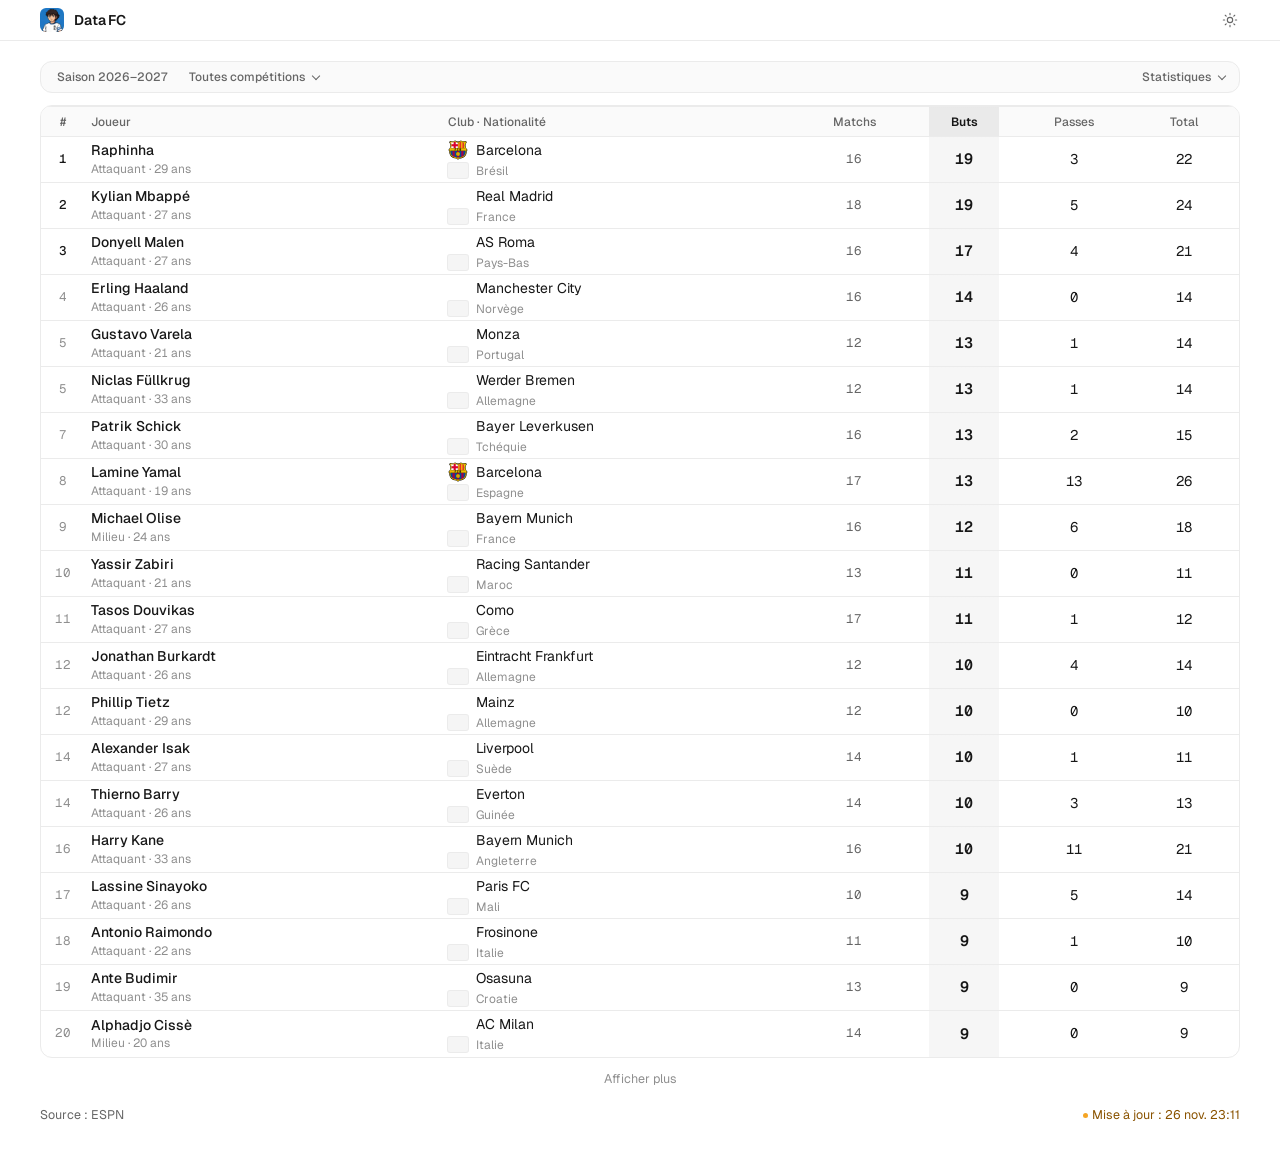
<file: site/index.html>
<!doctype html>
<html lang="fr" data-theme="light">
<head>
  <meta charset="utf-8">
  <meta name="viewport" content="width=device-width, initial-scale=1">
  <title>Data FC</title>
  <meta name="description" content="Meilleurs buteurs et passeurs des cinq grands championnats européens réunis.">
  <link rel="icon" href="assets/favicon.png" type="image/png">
  <link rel="apple-touch-icon" href="assets/apple-touch-icon.png">
  <link rel="preconnect" href="https://fonts.googleapis.com">
  <link rel="preconnect" href="https://fonts.gstatic.com" crossorigin>
  <link href="https://fonts.googleapis.com/css2?family=Geist:wght@400;500;600;700&family=Geist+Mono:wght@400;500&display=swap" rel="stylesheet">
  <link rel="stylesheet" href="styles.css?v=2026-11-12l">
  <script>
    try { if (localStorage.getItem("dfc-theme") === "dark") document.documentElement.dataset.theme = "dark"; } catch (e) {}
  </script>
</head>
<body>
  <header class="topbar">
    <div class="wrap topbar-inner">
      <a class="brand" href="./">
        <img class="brand-mark" src="assets/logo.png" alt="" width="24" height="24">
        <span>Data FC</span>
      </a>
      <nav class="topbar-actions">
        <button class="icon-btn" id="theme-toggle" type="button" aria-label="Basculer le thème">
          <svg class="i-sun" viewBox="0 0 24 24" aria-hidden="true"><circle cx="12" cy="12" r="4"/><path d="M12 2v2M12 20v2M4.9 4.9l1.4 1.4M17.7 17.7l1.4 1.4M2 12h2M20 12h2M4.9 19.1l1.4-1.4M17.7 6.3l1.4-1.4"/></svg>
          <svg class="i-moon" viewBox="0 0 24 24" aria-hidden="true"><path d="M20 14.5A8 8 0 0 1 9.5 4a8 8 0 1 0 10.5 10.5z"/></svg>
        </button>
      </nav>
    </div>
  </header>

  <main class="wrap">
    <h1 class="sr-only">Classements buteurs et passeurs</h1>

    <div class="notice" id="demo-notice" hidden>
      <strong>Données de démonstration.</strong> Les chiffres sont fictifs, en attendant le branchement de la récupération FBref.
    </div>

    <div class="toolbar">
      <div class="toolbar-left">
        <span class="season" id="season">Saison en cours</span>
        <details class="menu" id="scope-menu">
          <summary class="menu-btn" id="scope-btn">Toutes compétitions</summary>
          <div class="menu-panel menu-left" id="scope" role="radiogroup" aria-label="Compétition"></div>
        </details>
      </div>
      <details class="menu" id="cols-menu">
        <summary class="menu-btn">Statistiques</summary>
        <div class="menu-panel" role="group" aria-label="Colonnes affichées">
          <label><input type="checkbox" data-stat="goals" checked> Buts</label>
          <label><input type="checkbox" data-stat="assists" checked> Passes</label>
          <label><input type="checkbox" data-stat="ga" checked> Total</label>
          <hr>
          <label><input type="checkbox" id="opt-ratios"> / match</label>
        </div>
      </details>
    </div>

    <div class="boards" id="boards"></div>

    <footer class="foot">
      <a id="source-link" href="https://www.espn.com/soccer/" target="_blank" rel="noopener">Source : ESPN</a>
      <span aria-hidden="true">·</span>
      <span class="updated" id="updated">Mise à jour : …</span>
    </footer>

  </main>

  <script src="app.js?v=2026-11-12l"></script>
</body>
</html>
</file>
<file: site/styles.css>
/* Data FC — palette et rythme inspirés de Vercel/Geist */
:root {
  --bg: #ffffff;
  --bg-subtle: #fafafa;
  --bg-hover: #f5f5f5;
  --fg: #171717;
  --fg-muted: #666666;
  --fg-faint: #8f8f8f;
  --border: #ebebeb;
  --border-strong: #d4d4d4;
  --accent: #0070f3;
  --ok: #45a557;
  --warn: #f5a524;
  --warn-bg: #fff7e6;
  --warn-fg: #8a5300;
  --radius: 8px;
  --font: "Geist", ui-sans-serif, system-ui, -apple-system, sans-serif;
  --mono: "Geist Mono", ui-monospace, "SF Mono", Menlo, monospace;
  color-scheme: light;
}
:root[data-theme="dark"] {
  --bg: #0a0a0a;
  --bg-subtle: #111111;
  --bg-hover: #1a1a1a;
  --fg: #ededed;
  --fg-muted: #a1a1a1;
  --fg-faint: #7c7c7c;
  --border: #242424;
  --border-strong: #333333;
  --accent: #3291ff;
  --warn-bg: #2a1f05;
  --warn-fg: #f5c063;
  color-scheme: dark;
}

* { box-sizing: border-box; }
html { -webkit-text-size-adjust: 100%; text-size-adjust: 100%; }
html, body { margin: 0; }
body {
  background: var(--bg);
  color: var(--fg);
  font: 400 14px/1.5 var(--font);
  -webkit-font-smoothing: antialiased;
}
a { color: inherit; }
button { font: inherit; color: inherit; }
.sr-only { position: absolute; width: 1px; height: 1px; overflow: hidden; clip: rect(0 0 0 0); }
.wrap { max-width: 1360px; margin: 0 auto; padding: 0 40px; }

/* Barre du haut */
.topbar { border-bottom: 1px solid var(--border); position: sticky; top: 0; background: color-mix(in srgb, var(--bg) 85%, transparent); backdrop-filter: saturate(180%) blur(8px); z-index: 10; }
.topbar-inner { height: 40px; display: flex; align-items: center; justify-content: space-between; }
.brand { display: flex; align-items: center; gap: 10px; text-decoration: none; font-weight: 600; letter-spacing: -0.01em; font-size: 14px; }
.brand-mark { width: 24px; height: 24px; border-radius: 6px; display: block; }
.topbar-actions { display: flex; align-items: center; gap: 8px; }
.ghost-link { color: var(--fg-muted); text-decoration: none; font-size: 13px; padding: 6px 10px; border-radius: 6px; }
.ghost-link:hover { color: var(--fg); background: var(--bg-hover); }
/* Bascule jour/nuit : simple icône, sans cadre */
.icon-btn { all: unset; display: grid; place-items: center; width: 20px; height: 20px; cursor: pointer; color: var(--fg-muted); }
.icon-btn:hover { color: var(--fg); }
.icon-btn:focus-visible { outline: 2px solid var(--accent); outline-offset: 2px; border-radius: 4px; }
.icon-btn svg { width: 16px; height: 16px; fill: none; stroke: currentColor; stroke-width: 1.7; stroke-linecap: round; }
.i-moon { display: none; }
[data-theme="dark"] .i-sun { display: none; }
[data-theme="dark"] .i-moon { display: block; }

/* En-tête de page */
.hero { padding: 28px 0 18px; }
.hero h1 { font-size: 26px; line-height: 1.15; letter-spacing: -0.03em; font-weight: 600; margin: 0 0 4px; }
.lede { color: var(--fg-muted); font-size: 14px; margin: 0; }
.season { color: var(--fg-faint); font-size: 13px; margin: 2px 0 0; }
.notice { background: var(--warn-bg); color: var(--warn-fg); border: 1px solid color-mix(in srgb, var(--warn) 35%, transparent);
  border-radius: var(--radius); padding: 10px 14px; font-size: 13px; margin: 0 0 20px; }

/* Barre d'outils */
/* Barre de filtres : même largeur que le tableau */
/* Barre de filtres : même format que la ligne de titres du tableau (fond, hauteur, police 12 px, bordure, rayon) */
.toolbar { display: flex; align-items: center; justify-content: space-between; gap: 12px; width: 100%;
  height: 32px; margin: 20px 0 12px; padding: 0 6px 0 16px; border: 1px solid var(--border); border-radius: 12px;
  background: var(--bg-subtle); color: var(--fg-muted); font-size: 12px; font-weight: 500; }
.toolbar-left { display: flex; align-items: center; gap: 16px; }
.toolbar .season { font-size: 12px; font-weight: 500; color: var(--fg-muted); margin: 0; white-space: nowrap; }
.toolbar .select select { height: 24px; font: 500 12px var(--font); color: var(--fg-muted); background: transparent;
  border: 0; border-radius: 6px; padding: 0 22px 0 6px; }
.toolbar .select select:hover { background: var(--bg-hover); color: var(--fg); }
.toolbar .select::after { right: 8px; width: 5px; height: 5px; margin-top: -4px; }
.toolbar-meta { margin-left: auto !important; }
/* Menu à cases à cocher (colonnes affichées) */
.menu { position: relative; }
.menu-btn { list-style: none; cursor: pointer; display: inline-flex; align-items: center; height: 24px; padding: 0 22px 0 6px;
  border-radius: 6px; font: 500 12px var(--font); color: var(--fg-muted); position: relative; user-select: none; }
.menu-btn::-webkit-details-marker { display: none; }
.menu-btn::after { content: ""; position: absolute; right: 8px; top: 50%; width: 5px; height: 5px; margin-top: -4px;
  border-right: 1.6px solid var(--fg-muted); border-bottom: 1.6px solid var(--fg-muted); transform: rotate(45deg); }
.menu-btn:hover, .menu[open] .menu-btn { background: var(--bg-hover); color: var(--fg); }
.menu-btn:focus-visible { outline: 2px solid var(--accent); outline-offset: 1px; }
/* Panneau du menu « Statistiques » : même allure que la barre de filtre (fond, bordure, rayon, police 12 px) */
.menu-panel { position: absolute; right: 0; top: calc(100% + 6px); z-index: 20; min-width: 150px; padding: 4px;
  background: var(--bg-subtle); border: 1px solid var(--border); border-radius: 12px; }
.menu-panel label { display: flex; align-items: center; gap: 8px; height: 26px; padding: 0 8px; border-radius: 6px;
  font-size: 12px; font-weight: 500; color: var(--fg-muted); cursor: pointer; }
.menu-panel label:hover { background: var(--bg-hover); color: var(--fg); }
.menu-panel input { width: 13px; height: 13px; margin: 0; accent-color: var(--fg); cursor: pointer; }
.menu-panel.menu-left { left: 0; right: auto; width: max-content; min-width: 200px; max-height: min(70vh, 560px); overflow-y: auto; }
.menu-panel label { white-space: nowrap; }
.menu-panel label.sub { padding-left: 24px; }
.menu-panel label.off { color: var(--fg-faint); cursor: default; }
.menu-panel label.off:hover { background: transparent; color: var(--fg-faint); }
.menu-panel input:disabled { cursor: default; }
.menu-panel hr { border: 0; border-top: 1px solid var(--border); margin: 3px 4px; }
.select { position: relative; display: inline-flex; }
.select select { appearance: none; -webkit-appearance: none; font: 500 14px var(--font); color: var(--fg); background: var(--bg);
  border: 1px solid var(--border); border-radius: 8px; height: 38px; padding: 0 36px 0 12px; cursor: pointer; }
.select select:hover { background: var(--bg-hover); }
.select select:focus-visible { outline: 2px solid var(--accent); outline-offset: 1px; }
.select::after { content: ""; position: absolute; right: 13px; top: 50%; width: 6px; height: 6px; margin-top: -5px;
  border-right: 1.6px solid var(--fg-muted); border-bottom: 1.6px solid var(--fg-muted); transform: rotate(45deg); pointer-events: none; }
.toolbar-meta { color: var(--fg-faint); font-size: 13px; margin: 0; display: flex; align-items: center; gap: 8px; }
.updated { cursor: default; }
.updated.stale { color: var(--warn-fg); }
.updated.stale::before { content: ""; display: inline-block; width: 5px; height: 5px; border-radius: 50%; background: var(--warn); margin-right: 4px; vertical-align: 1px; }

/* Trois classements côte à côte */
.boards { display: block; }
.card { border: 1px solid var(--border); border-radius: 12px; overflow: hidden; overflow-x: auto; background: var(--bg); width: 100%; }
.card-head { display: flex; align-items: baseline; justify-content: space-between; padding: 16px 16px 12px; }
.card-head h2 { margin: 0; font-size: 15px; font-weight: 600; letter-spacing: -0.01em; }
.card-count { color: var(--fg-faint); font-size: 12.5px; }

.board { width: 100%; border-collapse: collapse; table-layout: fixed; font-variant-numeric: tabular-nums; }
.c-rank { width: 44px; } .c-player { width: 220px; } .c-club { width: 210px; } .c-mj { width: 64px; } .c-stat { width: 120px; }
.board th, .board td { padding: 0 6px; text-align: left; white-space: nowrap; overflow: hidden; text-overflow: ellipsis; }
.board th:first-child, .board td:first-child { padding-left: 16px; }
.board th:last-child, .board td:last-child { padding-right: 16px; }
.board thead th { height: 30px; background: var(--bg-subtle); color: var(--fg-muted); font-weight: 500; font-size: 12px;
  border-top: 1px solid var(--border); border-bottom: 1px solid var(--border); }
.board .num { text-align: right; }
.board thead th.active { color: var(--fg); }
/* Colonnes chiffrées : chiffres tabulaires alignés à droite, unité dans l'en-tête */
.board th.num .h { white-space: nowrap; }
.board th.num .u { font-size: 11px; font-weight: 400; color: var(--fg-faint); }
.sortable button { all: unset; cursor: pointer; display: block; text-align: right; width: 100%; border-radius: 4px; color: var(--fg-muted); }
.sortable button:hover { color: var(--fg); }
.sortable button.active { color: var(--fg); font-weight: 600; }
.sortable button:focus-visible { outline: 2px solid var(--accent); outline-offset: 2px; }
.board th.sortable, .board td.stat { padding-left: 6px; padding-right: 14px; }
/* Colonne triée : surbrillance qui commence 20 px après la colonne précédente */
.board th.sorted, .board td.sorted { --hl: color-mix(in srgb, var(--fg) 4%, transparent);
  background-image: linear-gradient(to right, transparent 20px, var(--hl) 20px, var(--hl) calc(100% - 4px), transparent calc(100% - 4px)); }
.board th.sorted { --hl: color-mix(in srgb, var(--fg) 7%, transparent); color: var(--fg); }
td.stat { white-space: nowrap; text-align: right; font-variant-numeric: tabular-nums; }
td.stat .v { display: inline-block; color: var(--fg); font-size: 14px; }
td.stat .r { display: inline-block; width: 36px; margin-left: 8px; text-align: right; font-size: 11.5px; color: var(--fg-faint); }
td.ratio-col .r { width: auto; margin-left: 0; font-size: 12.5px; color: var(--fg-muted); }
th.ratio-col button { font-weight: 400; color: var(--fg-faint); }
th.ratio-col button.active { color: var(--fg); font-weight: 600; }
td.stat .r.on { color: var(--fg); font-weight: 600; }
td.stat .v.on { font-weight: 600; font-size: 15px; }
.detail td.stat .v { font-size: 12.5px; color: var(--fg-muted); }
.detail td.stat .v.on { font-size: 12.5px; color: var(--fg); }
.detail td.stat .r { font-size: 10.5px; }
.player-meta { color: var(--fg-faint); font-size: 12px; }
.club { display: flex; align-items: center; gap: 8px; min-width: 0; color: var(--fg); }
.club .crest, .club .crest-fallback { width: 20px; height: 20px; }
.club-country { display: flex; flex-direction: column; gap: 1px; min-width: 0; }
.country { display: flex; align-items: center; gap: 8px; color: var(--fg-faint); font-size: 12px; min-width: 0; }
.country .flag { width: 20px; height: 15px; }
.country span { overflow: hidden; text-overflow: ellipsis; }
.detail .club .crest, .detail .club .crest-fallback { width: 16px; height: 16px; }
.detail .club { color: var(--fg-muted); }
.note { color: var(--fg-faint); font-size: 12px; margin: 10px 0 0; }

.row { cursor: pointer; }
.row > td { height: 46px; border-bottom: 1px solid var(--border); }
.row:last-child > td { border-bottom: 0; }
.row:hover > td { background: var(--bg-hover); }
.row:focus-visible { outline: 2px solid var(--accent); outline-offset: -2px; }
.row td.rank { color: var(--fg-faint); font-family: var(--mono); font-size: 12.5px; }
.row td.rank.podium { color: var(--fg); font-weight: 500; }
.row td.num { font-family: var(--mono); font-size: 12.5px; color: var(--fg-muted); }
.row td.num.primary { color: var(--fg); font-size: 15px; font-weight: 500; }
.row td.num.ratio.primary { font-size: 14px; }
.row td.num.ratio:not(.primary) { color: var(--fg-faint); }

.player { display: flex; align-items: center; gap: 10px; min-width: 0; }
.flag { width: 20px; height: 15px; border-radius: 2px; flex: none; object-fit: cover; box-shadow: 0 0 0 1px rgba(0,0,0,.08); background: var(--bg-hover); }
.player-text { min-width: 0; display: flex; flex-direction: column; gap: 2px; line-height: 1.25; }
.player-name { font-weight: 500; color: var(--fg); overflow: hidden; text-overflow: ellipsis; }
.player-club { display: flex; align-items: center; gap: 6px; min-width: 0; color: var(--fg-muted); font-size: 12px; }
.club-name { overflow: hidden; text-overflow: ellipsis; }
.crest { width: 16px; height: 16px; object-fit: contain; flex: none; }
.crest-fallback { width: 16px; height: 16px; border-radius: 50%; display: grid; place-items: center; flex: none;
  background: var(--bg-hover); border: 1px solid var(--border); font-size: 6.5px; font-weight: 600; color: var(--fg-muted); }
.pill { font-size: 10.5px; color: var(--fg-muted); border: 1px solid var(--border); border-radius: 999px; padding: 0 5px; line-height: 15px; flex: none; }
.row[aria-expanded="true"] > td { border-bottom-color: transparent; background: var(--bg-subtle); }

/* Détail par compétition */
.detail > td { padding: 0 !important; border-bottom: 1px solid var(--border); background: var(--bg-subtle); }
.detail table { width: 100%; border-collapse: collapse; table-layout: fixed; }
.detail td { height: 28px; font-size: 12px; color: var(--fg-muted); padding: 0 6px; }
.detail td:first-child { padding-left: 16px; } .detail td:last-child { padding-right: 16px; }
.detail tr:last-child td { padding-bottom: 6px; height: 38px; }
.detail td.num { font-family: var(--mono); font-size: 12px; text-align: right; }
.detail td.num.primary { color: var(--fg); }
.league { display: flex; align-items: center; gap: 8px; padding-left: 30px; position: relative; min-width: 0; }
.league::before { content: ""; position: absolute; left: 10px; top: -10px; width: 12px; height: 18px; border-left: 1px solid var(--border-strong); border-bottom: 1px solid var(--border-strong); border-bottom-left-radius: 6px; }
.league-name { overflow: hidden; text-overflow: ellipsis; }
.league .flag { width: 18px; height: 13.5px; }
.comp-logo { width: 18px; height: 18px; object-fit: contain; flex: none; }
[data-theme="dark"] .comp-logo { filter: invert(1) hue-rotate(180deg); }
.detail tr.out td { opacity: .45; }

.card-foot { display: flex; justify-content: center; padding: 12px 16px; border-top: 1px solid var(--border); }
.more-row { width: 100%; display: flex; justify-content: center; margin-top: 10px; }
.more-link { all: unset; cursor: pointer; font-size: 12.5px; color: var(--fg-faint); padding: 2px 4px; border-radius: 4px; }
.more-link:hover { color: var(--fg); text-decoration: underline; }
.more-link:focus-visible { outline: 2px solid var(--accent); outline-offset: 2px; }
.cutoff { margin: 0; color: var(--fg-faint); font-size: 12px; text-align: center; }
.btn { border: 1px solid var(--border); background: var(--bg); border-radius: 6px; padding: 6px 12px; font-size: 13px; font-weight: 500; cursor: pointer; }
.btn:hover { background: var(--bg-hover); }
.empty-msg { color: var(--fg-muted); }

.empty td { height: 120px; text-align: center !important; color: var(--fg-muted); }

.foot { display: flex; justify-content: space-between; gap: 8px; padding: 16px 0 48px; color: var(--fg-faint); font-size: 12.5px; }
.foot p { margin: 0 0 6px; }
.foot a { color: var(--fg-muted); text-decoration: none; }
.foot a:hover { color: var(--fg); text-decoration: underline; }
.foot > span[aria-hidden] { display: none; } /* source à gauche, mise à jour à droite */

/* Colonnes de stats centrées : titre, chiffres et surbrillance du tri sur le même axe */
.board th.sortable, .board td.stat { padding-left: 6px; padding-right: 6px; text-align: center; }
.sortable button { text-align: center; }
td.stat .v, td.stat .r, td.ratio-col .r { display: inline-block; min-width: 3ch; margin-left: 0; width: auto; text-align: right; }
.board th.sorted, .board td.sorted { --in: 20px;
  background-image: linear-gradient(to right, transparent var(--in), var(--hl) var(--in), var(--hl) calc(100% - var(--in)), transparent calc(100% - var(--in))); }
.board.with-ratios th.sorted, .board.with-ratios td.sorted { --in: 8px; }

/* Colonnes chiffrées (Matchs, Buts, Passes, Total, / match) : même largeur, titres et nombres centrés */
.board th.mj, .board td.mj { text-align: center !important; padding-left: 6px; padding-right: 6px; }
td.mj .v { display: inline-block; min-width: 3ch; text-align: right; }
.detail td.stat, .detail td.mj { text-align: center !important; }

/* Fenêtre étroite sur ordinateur : largeur minimale, le tableau défile au lieu d'écraser Joueur/Club */
.board { min-width: 860px; }
.board.with-ratios { min-width: 1120px; }

/* Chaque valeur centrée sous le titre de sa colonne (plus de largeur minimale alignée à droite) */
.board td.stat .v, .board td.stat .r, .board td.ratio-col .r, .board td.mj .v { display: inline; min-width: 0; width: auto; margin: 0; text-align: center; }
.board th.rank, .board td.rank { text-align: center; padding-left: 6px !important; padding-right: 6px; }
.detail td.stat, .detail td.mj { text-align: center !important; }

/* ——— Mobile (≤ 720 px de large, ou téléphone en paysage : ≤ 500 px de haut) ——— */
@media (max-width: 720px), (max-height: 500px) {
  .wrap { padding: 0 16px; }
  .topbar-inner { height: 48px; }
  .toolbar { height: auto; min-height: 36px; flex-wrap: wrap; gap: 4px 8px; padding: 4px 4px 4px 12px; margin: 14px 0 10px; }
  .toolbar-left { gap: 6px; flex-wrap: wrap; min-width: 0; }
  .toolbar .season { display: none; }
  .menu-btn { height: 30px; }
  .menu-panel { max-width: calc(100vw - 32px); }
  .menu-panel label { height: 34px; font-size: 13px; }
  .menu-panel.menu-left { min-width: 0; max-height: 60vh; }
  /* Avec les ratios, 6 colonnes chiffrées : le tableau défile horizontalement dans sa carte */
  .card { overflow-x: auto; -webkit-overflow-scrolling: touch; }
  .board, .board.with-ratios { min-width: 0; }
  .board th, .board td { padding: 0 2px; text-overflow: clip; }
  .board th:first-child, .board td:first-child { padding-left: 6px; }
  .board th.rank, .board td.rank { padding-left: 2px !important; padding-right: 2px; }
  .board th:last-child, .board td:last-child { padding-right: 4px; }
  .board td:nth-child(2) { text-overflow: ellipsis; }
  .board th.sortable, .board td.stat, .board th.mj, .board td.mj { padding-left: 0; padding-right: 0; }
  .board th.sorted, .board td.sorted, .board.with-ratios th.sorted, .board.with-ratios td.sorted { --in: 3px; }
  .board thead th { font-size: 11px; letter-spacing: -0.02em; }
  .board.with-ratios td.stat .v { font-size: 12.5px; }
  .board.with-ratios td.stat .v.on { font-size: 13px; }
  td.ratio-col .r { font-size: 11px; letter-spacing: -0.03em; }
  .row td.rank { font-size: 11px; letter-spacing: -0.04em; }
  .row > td { height: 52px; }
  td.stat .v { font-size: 13.5px; }
  td.stat .v.on { font-size: 14px; }
  .player-name { font-size: 13.5px; }
  .player-club { gap: 6px; }
  .player-club .club { gap: 5px; color: var(--fg-muted); font-size: 12px; min-width: 0; }
  .player-club .club .crest, .player-club .club .crest-fallback { width: 14px; height: 14px; }
  .player-club .flag { width: 16px; height: 12px; }
  .league { padding-left: 22px; gap: 6px; }
  .league::before { left: 6px; }
  .detail td:first-child { padding-left: 4px; }
  .player-club .pill { display: none; }
  /* Textes réduits sur mobile */
  body { font-size: 12.5px; }
  .brand { font-size: 13px; }
  .brand-mark { width: 22px; height: 22px; }
  .menu-btn { font-size: 11.5px; }
  .menu-panel label { font-size: 12px; }
  .board thead th { font-size: 10px; }
  .player-name { font-size: 12px; }
  .row > td { height: 46px; }
  .row td.rank { font-size: 10.5px; }
  .row td.num, .row td.mj .v { font-size: 11px; }
  td.stat .v, .board.with-ratios td.stat .v { font-size: 12px; }
  td.stat .v.on, .board.with-ratios td.stat .v.on { font-size: 12.5px; }
  td.ratio-col .r { font-size: 10px; }
  .detail td, .detail td.num, .detail td.stat .v, .detail td.stat .v.on { font-size: 10.5px; }
  .detail td.stat .r { font-size: 9.5px; }
  .player-club .club .crest, .player-club .club .crest-fallback { width: 13px; height: 13px; }
  .player-club .flag { width: 15px; height: 11px; }
  .more-link, .foot { font-size: 11.5px; }
  .foot { padding-bottom: 32px; }
}

/* Mobile en portrait : écusson et drapeau seuls, sans le nom du club */
@media (max-width: 720px) and (orientation: portrait) {
  .player-club .club-name { display: none; }
  .player-club { gap: 6px; }
  .detail .club .club-name { display: none; }
}

/* Paysage mobile : espacements de la version ordinateur */
@media (max-width: 720px), (max-height: 500px) {
  .board.land th, .board.land td { padding: 0 6px; }
  .board.land th:first-child, .board.land td:first-child { padding-left: 16px; }
  .board.land th:last-child, .board.land td:last-child { padding-right: 16px; }
  .board.land th.rank, .board.land td.rank { padding-left: 6px !important; padding-right: 6px; }
  .board.land th.sortable, .board.land td.stat, .board.land th.mj, .board.land td.mj { padding-left: 6px; padding-right: 6px; }
  .board.land th.sorted, .board.land td.sorted { --in: 12px; }
  .board.land.with-ratios th.sorted, .board.land.with-ratios td.sorted { --in: 4px; }
  .board.land .detail td:first-child { padding-left: 16px; }
}
</file>
